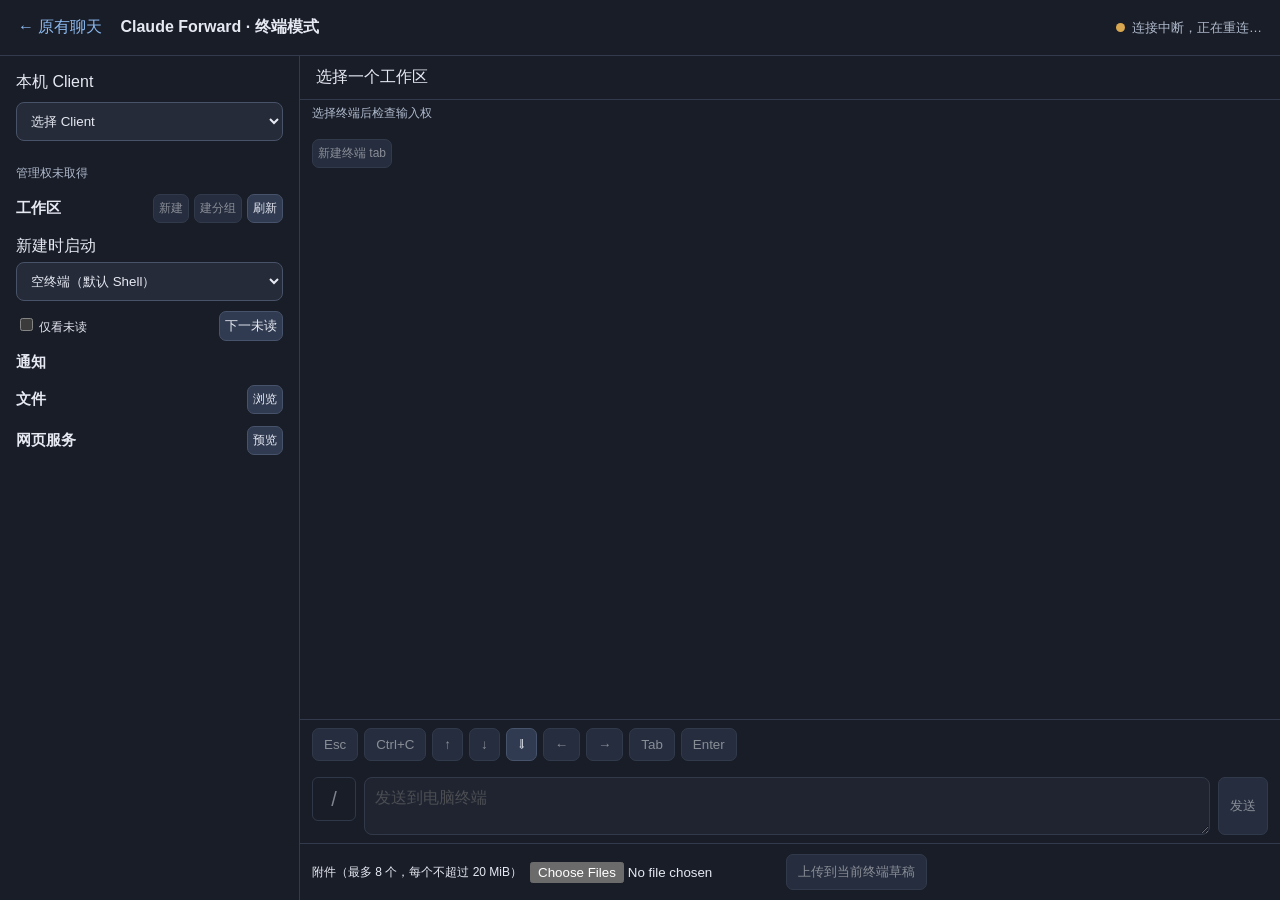
<file: web/cmux.html>
<!doctype html>
<html lang="zh-CN">
<head>
  <meta charset="utf-8">
  <meta name="viewport" content="width=device-width,initial-scale=1,viewport-fit=cover">
  <title>Claude Forward · 终端模式</title>
  <link rel="icon" type="image/svg+xml" href="favicon.svg">
  <link rel="stylesheet" href="lib/xterm.css?v=20261025-return-bottom-down">
  <link rel="stylesheet" href="cmux.css?v=20261025-return-bottom-down">
</head>
<body>
  <header>
    <a class="back-link" href="./" aria-label="返回原有聊天">← 原有聊天</a>
    <button id="sidebarToggle" type="button" aria-controls="cmuxSidebar" aria-expanded="false">
      <span class="workspace-menu-icon">☰</span><span id="workspaceShortcut">工作区</span>
    </button>
    <strong>Claude Forward · 终端模式</strong>
    <button id="connectionStatusButton" class="connection-status" type="button" aria-label="连接中">
      <span id="statusIndicator" class="status-indicator" data-state="connecting" aria-hidden="true"></span>
      <span id="status" role="status">连接中…</span>
    </button>
    <details id="mobileTools" class="mobile-tools">
      <summary aria-label="更多操作">···</summary>
      <div class="mobile-menu">
        <button id="mobileFiles" type="button">文件</button>
        <button id="mobileBrowser" type="button">网页预览</button>
        <button id="mobileRefresh" type="button">刷新工作区</button>
      </div>
    </details>
  </header>
  <div id="sidebarScrim" hidden></div>
  <main>
    <aside id="cmuxSidebar">
      <label for="clientSelect">本机 Client</label>
      <select id="clientSelect"><option value="">选择 Client</option></select>
      <div class="admin-ownership">
        <span id="adminStatus">管理权未取得</span>
        <button id="adminTakeoverButton" type="button" hidden>接管管理</button>
      </div>
      <h2>工作区 <span><button id="workspaceButton" type="button">新建</button>
        <button id="groupButton" type="button">建分组</button>
        <button id="refreshButton" type="button">刷新</button></span></h2>
      <label for="workspaceProfile">新建时启动</label>
      <select id="workspaceProfile">
        <option value="">空终端（默认 Shell）</option>
        <option value="claude">Claude Code（原生审批）</option>
        <option value="codex">Codex（原生审批）</option>
      </select>
      <div class="workspace-filter">
        <label><input id="unreadOnly" type="checkbox"> 仅看未读</label>
        <button id="nextUnreadButton" type="button">下一未读</button>
      </div>
      <div id="workspaces" role="list"></div>
      <h2>通知</h2>
      <div id="notifications" role="list"></div>
      <h2>文件 <button id="filesToggleButton" type="button">浏览</button></h2>
      <h2>网页服务 <button id="browserToggleButton" type="button">预览</button></h2>
    </aside>
    <section id="terminalPane" class="terminal-pane">
      <div id="terminalTitle">选择一个工作区</div>
      <div id="programStatus" role="status" hidden></div>
      <div class="input-ownership">
        <span id="inputStatus">选择终端后检查输入权</span>
        <button id="takeoverButton" type="button" hidden>接管输入</button>
      </div>
      <div class="tab-strip">
        <nav id="terminalTabs" aria-label="终端标签页"></nav>
        <button id="mobileNewTabButton" type="button" aria-label="新建终端 tab" title="新建终端 tab">+</button>
      </div>
      <div class="tab-actions"><button id="newTabButton" type="button">新建终端 tab</button></div>
      <div id="terminal"></div>
      <div class="keys" aria-label="终端快捷键">
        <button type="button" data-key="escape">Esc</button>
        <button type="button" data-key="ctrl+c">Ctrl+C</button>
        <button type="button" data-key="up">↑</button>
        <button type="button" data-key="down">↓</button>
        <button id="returnToBottomButton" type="button" aria-label="回到底部" title="回到底部">⇓</button>
        <button type="button" data-key="left" class="desktop-key">←</button>
        <button type="button" data-key="right" class="desktop-key">→</button>
        <button type="button" data-key="tab">Tab</button>
        <button type="button" data-key="return">Enter</button>
        <details class="mobile-extra-keys">
          <summary aria-label="更多终端按键">···</summary>
          <div class="extra-key-panel">
            <button type="button" data-key="left">←</button>
            <button type="button" data-key="right">→</button>
            <button type="button" data-key="tab" class="extra-tab">Tab</button>
          </div>
        </details>
      </div>
      <form id="promptForm">
        <button id="attachmentToggle" type="button" aria-label="附件" aria-controls="terminalAttachments" aria-expanded="false">📎</button>
        <details id="commandMenu" class="command-menu">
          <summary aria-label="快捷指令" title="快捷指令">/</summary>
          <div class="command-panel" aria-label="终端快捷指令">
            <div class="command-note">选中后填入草稿，不会自动发送</div>
            <div class="command-group">Codex / Claude</div>
            <button type="button" data-command="/model">/model <small>切换模型</small></button>
            <button type="button" data-command="/status">/status <small>查看状态</small></button>
            <button type="button" data-command="/compact">/compact <small>压缩上下文</small></button>
            <div class="command-group">Codex</div>
            <button type="button" data-command="/review">/review <small>代码审查</small></button>
            <button type="button" data-command="/permissions">/permissions <small>权限设置</small></button>
            <div class="command-group">Claude</div>
            <button type="button" data-command="/clear">/clear <small>新对话</small></button>
          </div>
        </details>
        <textarea id="prompt" placeholder="发送到电脑终端" rows="2"></textarea>
        <button type="submit">发送</button>
      </form>
      <div id="terminalAttachments" class="upload-controls">
        <label>附件（最多 8 个，每个不超过 20 MiB）<input id="terminalFiles" type="file" multiple></label>
        <button id="uploadAttachmentsButton" type="button">上传到当前终端草稿</button>
        <div id="attachmentPreview" aria-live="polite"></div>
      </div>
    </section>
    <section id="filePane" class="file-pane" hidden>
      <div class="file-toolbar">
        <button id="filesBackButton" type="button">← 终端</button>
        <select id="fileRootSelect" aria-label="开放的文件根目录"></select>
        <button id="fileUpButton" type="button">上一级</button>
        <button id="fileRecentButton" type="button">最近文件</button>
        <button id="fileRefreshButton" type="button">刷新</button>
        <label><input id="fileAutoRefresh" type="checkbox" checked> 自动刷新预览</label>
      </div>
      <label class="file-search">当前目录搜索 <input id="fileSearch" type="search" placeholder="按文件名筛选"></label>
      <div id="fileStatus" role="status">仅浏览 Client 明确开放的目录</div>
      <div class="upload-controls">
        <label>上传到当前目录 <input id="fileUploadInput" type="file" multiple></label>
        <button id="fileUploadButton" type="button">上传文件</button>
      </div>
      <div id="fileEntries" role="list"></div>
      <button id="fileMoreButton" type="button" hidden>加载更多</button>
      <div id="filePreview" hidden>
        <div id="filePreviewHeader"></div>
        <pre id="fileText" hidden></pre>
        <img id="fileImage" alt="文件图片预览" hidden>
        <iframe id="fileFrame" title="隔离的文件预览" sandbox="" referrerpolicy="no-referrer" hidden></iframe>
      </div>
    </section>
    <section id="browserPane" class="browser-pane" hidden>
      <div class="browser-toolbar">
        <button id="browserBackToTerminal" type="button">← 终端</button>
        <select id="browserPort" aria-label="当前工作区侦测到的本机端口"></select>
        <input id="browserPath" type="text" value="/" aria-label="网页路径" maxlength="2048">
        <button id="browserOpen" type="button">打开</button>
        <button id="browserRefresh" type="button">刷新画面</button>
      </div>
      <div class="browser-toolbar">
        <button data-browser-nav="back" type="button">后退</button>
        <button data-browser-nav="forward" type="button">前进</button>
        <button data-browser-nav="reload" type="button">重载</button>
        <label><input id="browserAuto" type="checkbox" checked> 自动刷新画面</label>
      </div>
      <div id="browserStatus" role="status">初始入口限当前工作区的本机端口；网页脚本可能跳转，仅管理设备可预览</div>
      <div id="browserStage"><img id="browserImage" alt="本机 cmux 浏览器的网页截图" draggable="false"></div>
      <div class="browser-toolbar">
        <input id="browserText" type="text" placeholder="向网页输入文字" aria-label="向本机网页输入文字">
        <button id="browserSendText" type="button">输入</button>
        <button data-browser-key="Enter" type="button">Enter</button>
        <button data-browser-key="Escape" type="button">Esc</button>
        <button data-browser-key="Backspace" type="button">退格</button>
        <button data-browser-key="Tab" type="button">Tab</button>
      </div>
    </section>
  </main>
  <script>
    // 模块或其依赖加载失败时，不能让手机端永久停在初始黄点。
    window.setInterval(function () {
      var indicator = document.getElementById("statusIndicator");
      if (indicator.dataset.state !== "connecting") return;
      var started = document.documentElement.dataset.cmuxStarted === "1";
      var message = started
        ? "终端仍在连接；请检查微信内的网络连接"
        : "终端脚本未启动；请重新从聊天页进入，或清理微信网页缓存";
      indicator.dataset.state = "unavailable";
      var button = document.getElementById("connectionStatusButton");
      document.getElementById("status").textContent = message;
      button.setAttribute("aria-label", message);
      button.classList.add("expanded");
    }, 15000);
  </script>
  <script src="lib/xterm.min.js?v=20261025-return-bottom-down"></script>
  <script src="lib/xterm-addon-fit.min.js?v=20261025-return-bottom-down"></script>
  <script type="module" src="cmux.mjs?v=20261025-return-bottom-down"></script>
</body>
</html>
</file>
<file: web/lib/xterm.css>
/**
 * Copyright (c) 2014 The xterm.js authors. All rights reserved.
 * Copyright (c) 2012-2013, Christopher Jeffrey (MIT License)
 * https://github.com/chjj/term.js
 * @license MIT
 *
 * Permission is hereby granted, free of charge, to any person obtaining a copy
 * of this software and associated documentation files (the "Software"), to deal
 * in the Software without restriction, including without limitation the rights
 * to use, copy, modify, merge, publish, distribute, sublicense, and/or sell
 * copies of the Software, and to permit persons to whom the Software is
 * furnished to do so, subject to the following conditions:
 *
 * The above copyright notice and this permission notice shall be included in
 * all copies or substantial portions of the Software.
 *
 * THE SOFTWARE IS PROVIDED "AS IS", WITHOUT WARRANTY OF ANY KIND, EXPRESS OR
 * IMPLIED, INCLUDING BUT NOT LIMITED TO THE WARRANTIES OF MERCHANTABILITY,
 * FITNESS FOR A PARTICULAR PURPOSE AND NONINFRINGEMENT. IN NO EVENT SHALL THE
 * AUTHORS OR COPYRIGHT HOLDERS BE LIABLE FOR ANY CLAIM, DAMAGES OR OTHER
 * LIABILITY, WHETHER IN AN ACTION OF CONTRACT, TORT OR OTHERWISE, ARISING FROM,
 * OUT OF OR IN CONNECTION WITH THE SOFTWARE OR THE USE OR OTHER DEALINGS IN
 * THE SOFTWARE.
 *
 * Originally forked from (with the author's permission):
 *   Fabrice Bellard's javascript vt100 for jslinux:
 *   http://bellard.org/jslinux/
 *   Copyright (c) 2011 Fabrice Bellard
 *   The original design remains. The terminal itself
 *   has been extended to include xterm CSI codes, among
 *   other features.
 */

/**
 *  Default styles for xterm.js
 */

.xterm {
    position: relative;
    user-select: none;
    -ms-user-select: none;
    -webkit-user-select: none;
}

.xterm.focus,
.xterm:focus {
    outline: none;
}

.xterm .xterm-helpers {
    position: absolute;
    top: 0;
    /**
     * The z-index of the helpers must be higher than the canvases in order for
     * IMEs to appear on top.
     */
    z-index: 5;
}

.xterm .xterm-helper-textarea {
    padding: 0;
    border: 0;
    margin: 0;
    /* Move textarea out of the screen to the far left, so that the cursor is not visible */
    position: absolute;
    opacity: 0;
    left: -9999em;
    top: 0;
    width: 0;
    height: 0;
    z-index: -5;
    /** Prevent wrapping so the IME appears against the textarea at the correct position */
    white-space: nowrap;
    overflow: hidden;
    resize: none;
}

.xterm .composition-view {
    /* TODO: Composition position got messed up somewhere */
    background: #000;
    color: #FFF;
    display: none;
    position: absolute;
    white-space: nowrap;
    z-index: 1;
}

.xterm .composition-view.active {
    display: block;
}

.xterm .xterm-viewport {
    /* On OS X this is required in order for the scroll bar to appear fully opaque */
    background-color: #000;
    overflow-y: scroll;
    cursor: default;
    position: absolute;
    right: 0;
    left: 0;
    top: 0;
    bottom: 0;
}

.xterm .xterm-screen {
    position: relative;
}

.xterm .xterm-screen canvas {
    position: absolute;
    left: 0;
    top: 0;
}

.xterm .xterm-scroll-area {
    visibility: hidden;
}

.xterm-char-measure-element {
    display: inline-block;
    visibility: hidden;
    position: absolute;
    top: 0;
    left: -9999em;
    line-height: normal;
}

.xterm {
    cursor: text;
}

.xterm.enable-mouse-events {
    /* When mouse events are enabled (eg. tmux), revert to the standard pointer cursor */
    cursor: default;
}

.xterm.xterm-cursor-pointer,
.xterm .xterm-cursor-pointer {
    cursor: pointer;
}

.xterm.column-select.focus {
    /* Column selection mode */
    cursor: crosshair;
}

.xterm .xterm-accessibility,
.xterm .xterm-message {
    position: absolute;
    left: 0;
    top: 0;
    bottom: 0;
    right: 0;
    z-index: 10;
    color: transparent;
}

.xterm .live-region {
    position: absolute;
    left: -9999px;
    width: 1px;
    height: 1px;
    overflow: hidden;
}

.xterm-dim {
    opacity: 0.5;
}

.xterm-underline {
    text-decoration: underline;
}

.xterm-strikethrough {
    text-decoration: line-through;
}

.xterm-screen .xterm-decoration-container .xterm-decoration {
	z-index: 6;
	position: absolute;
}
</file>
<file: web/cmux.css>
:root { color-scheme: dark; font-family: -apple-system, BlinkMacSystemFont, "PingFang SC", sans-serif; }
* { box-sizing: border-box; }
body { margin: 0; background: #191d27; color: #e6e9f2; }
header { display: flex; align-items: center; gap: 18px; height: 56px; padding: 0 18px; border-bottom: 1px solid #333a4d; }
header a { color: #8cb9ef; text-decoration: none; }
.connection-status { display: inline-flex; align-items: center; gap: 7px; margin-left: auto; min-width: 0; padding: 0; border: 0; background: transparent; }
header #status { color: #aeb9cc; font-size: 13px; }
.status-indicator { width: 9px; height: 9px; flex-shrink: 0; border-radius: 50%; background: #8390a5; }
.status-indicator[data-state="ready"] { background: #4daf7a; box-shadow: 0 0 0 3px #4daf7a24; }
.status-indicator[data-state="connecting"] { background: #d9a750; }
.status-indicator[data-state="unavailable"] { background: #e37777; }
#sidebarToggle { display: none; }
.workspace-menu-icon, .mobile-tools, .mobile-extra-keys, #mobileNewTabButton, #attachmentToggle { display: none; }
.tab-strip { min-width: 0; }
main { display: flex; height: calc(100dvh - 56px); min-height: 320px; }
aside { width: min(300px, 35vw); overflow: auto; padding: 16px; border-right: 1px solid #333a4d; }
aside select { width: 100%; margin: 9px 0 24px; padding: 10px; color: inherit; background: #252b39; border: 1px solid #485268; border-radius: 8px; }
#workspaceProfile { margin: 5px 0 10px; }
aside h2 { display: flex; justify-content: space-between; align-items: center; font-size: 15px; }
aside h2 span { display: flex; gap: 5px; }
aside h2 button { font-size: 12px; padding: 5px; }
button { cursor: pointer; color: inherit; background: #303b51; border: 1px solid #46536a; border-radius: 7px; padding: 8px 11px; }
button:hover, button:focus-visible { border-color: #80a8e9; }
.workspace { display: block; width: 100%; text-align: left; margin: 6px 0; padding: 11px; }
.workspace-filter { display: flex; align-items: center; justify-content: space-between; gap: 6px; font-size: 12px; }
.workspace-filter button { padding: 5px; }
.workspace.active { background: #274672; border-color: #72adf4; }
.workspace small { display: block; color: #aeb9cc; margin-top: 5px; overflow: hidden; text-overflow: ellipsis; }
.workspace-group { border-top: 1px solid #364052; padding: 8px 0; }
.group-header, .workspace-actions { display: flex; gap: 4px; align-items: center; }
.group-header { justify-content: space-between; }
.workspace-actions { padding: 0 0 8px; }
.group-header button, .workspace-actions button, .workspace-actions select { font-size: 12px; padding: 4px; }
.workspace-actions select { min-width: 0; width: auto; margin: 0; }
.notification { display: block; text-align: left; width: 100%; margin: 5px 0; font-size: 12px; }
.terminal-pane { display: flex; flex: 1; min-width: 0; flex-direction: column; }
#terminalTitle { padding: 11px 16px; border-bottom: 1px solid #333a4d; }
#programStatus { padding: 5px 16px; color: #c8d9f3; font-size: 12px; overflow-wrap: anywhere; }
.input-ownership { display: flex; align-items: center; gap: 10px; padding: 5px 12px; color: #aeb9cc; font-size: 12px; }
.input-ownership button { padding: 5px 9px; }
.admin-ownership { display: flex; gap: 8px; align-items: center; color: #aeb9cc; font-size: 12px; }
.admin-ownership button { padding: 5px 9px; }
#terminalTabs { display: flex; gap: 6px; overflow-x: auto; padding: 6px 12px; }
#terminalTabs button { flex-shrink: 0; }
#terminalTabs button.active { background: #274672; border-color: #72adf4; }
.terminal-tab { display: flex; gap: 2px; flex-shrink: 0; }
.terminal-tab button + button { padding: 5px; }
.tab-actions { padding: 0 12px 6px; }
.tab-actions button { font-size: 12px; padding: 5px; }
#terminal { flex: 1; padding: 12px; overflow: auto; }
#terminal .xterm { height: 100%; }
.keys { display: flex; gap: 6px; overflow-x: auto; padding: 8px 12px; border-top: 1px solid #333a4d; }
.keys button { flex-shrink: 0; }
#promptForm { display: flex; gap: 8px; padding: 8px 12px max(8px, env(safe-area-inset-bottom)); }
.command-menu { position: relative; flex-shrink: 0; }
.command-menu summary {
  display: grid; place-items: center; min-width: 44px; min-height: 44px;
  border: 1px solid #46536a; border-radius: 6px; cursor: pointer;
  font-size: 20px; list-style: none;
}
.command-menu summary::-webkit-details-marker { display: none; }
.command-menu.disabled { opacity: .5; pointer-events: none; }
.command-panel {
  position: absolute; left: 0; bottom: calc(100% + 8px); z-index: 30;
  width: min(290px, 82vw); max-height: 55dvh; overflow: auto;
  padding: 8px; border: 1px solid #46536a; border-radius: 8px;
  background: #252b39; box-shadow: 0 -6px 20px #0009;
}
.command-panel button {
  display: flex; justify-content: space-between; align-items: center;
  width: 100%; min-height: 42px; text-align: left;
}
.command-panel small, .command-note, .command-group { color: #aebbd1; font-size: 12px; }
.command-note, .command-group { padding: 6px 4px; }
#prompt { flex: 1; min-width: 0; resize: vertical; color: inherit; background: #252b39; border: 1px solid #485268; border-radius: 8px; padding: 10px; font: inherit; }
button:disabled, textarea:disabled { opacity: .55; cursor: not-allowed; }
[hidden] { display: none !important; }
.file-pane { flex: 1; min-width: 0; overflow: auto; padding: 12px 16px; }
.file-toolbar { display: flex; align-items: center; gap: 8px; flex-wrap: wrap; }
.file-toolbar select { flex: 1; min-width: 160px; padding: 7px; color: inherit; background: #252b39; }
.file-search { display: flex; align-items: center; gap: 8px; margin: 12px 0; }
.file-search input { flex: 1; min-width: 0; padding: 8px; color: inherit; background: #252b39; border: 1px solid #485268; }
#fileStatus { color: #aeb9cc; font-size: 12px; overflow-wrap: anywhere; }
.file-entry { display: block; width: 100%; margin: 4px 0; text-align: left; overflow-wrap: anywhere; }
#filePreview { margin-top: 15px; border-top: 1px solid #333a4d; padding: 12px 0; }
#filePreviewHeader { display: flex; align-items: center; gap: 12px; overflow-wrap: anywhere; }
#fileText { overflow: auto; white-space: pre-wrap; max-height: 55dvh; }
#fileImage { max-width: 100%; max-height: 55dvh; object-fit: contain; }
#fileFrame { display: block; width: 100%; height: 55dvh; border: 1px solid #485268; background: #fff; }
.upload-controls { padding: 6px 12px; border-top: 1px solid #333a4d; font-size: 12px; }
.browser-pane { flex: 1; min-width: 0; overflow: auto; padding: 12px; }
.browser-toolbar { display: flex; gap: 7px; align-items: center; flex-wrap: wrap; margin-bottom: 8px; }
.browser-toolbar input[type="text"] { flex: 1; min-width: 110px; padding: 8px; color: inherit; background: #252b39; border: 1px solid #485268; border-radius: 7px; }
.browser-toolbar select { padding: 8px; color: inherit; background: #252b39; }
#browserStatus { color: #aeb9cc; font-size: 12px; overflow-wrap: anywhere; margin-bottom: 8px; }
#browserStage { min-height: 200px; background: #10141d; overflow: auto; touch-action: none; }
#browserImage { display: block; width: 100%; height: auto; user-select: none; }
.upload-controls label { display: inline-flex; align-items: center; gap: 8px; flex-wrap: wrap; }
.upload-controls button { margin: 4px 0; }
#attachmentPreview { display: flex; gap: 6px; flex-wrap: wrap; overflow: auto; max-height: 90px; }
#attachmentPreview img { max-width: 55px; max-height: 55px; object-fit: contain; }
@media (max-width: 680px) {
  html, body { height: 100%; overflow: hidden; }
  header { position: relative; z-index: 23; height: 48px; gap: 4px; padding: 0 8px; font-size: 13px; }
  header strong { display: none; }
  header .back-link { display: grid; place-items: center; flex: 0 0 44px; height: 44px; font-size: 0; }
  header .back-link::before { content: "←"; font-size: 22px; }
  #sidebarToggle {
    display: flex; align-items: center; flex: 1; min-width: 0; height: 44px;
    padding: 0 8px; text-align: left; background: transparent; border: 0;
  }
  #sidebarToggle #workspaceShortcut { min-width: 0; overflow: hidden; white-space: nowrap; text-overflow: ellipsis; }
  .workspace-menu-icon { display: inline; margin-right: 7px; flex-shrink: 0; }
  #sidebarToggle::after { content: "⌄"; margin-left: 6px; flex-shrink: 0; }
  .connection-status { flex: 0 0 44px; width: 44px; height: 44px; justify-content: center; margin: 0; }
  header #status {
    position: absolute; width: 1px; height: 1px; overflow: hidden;
    clip-path: inset(50%); white-space: nowrap;
  }
  .connection-status.expanded #status {
    top: 48px; right: 52px; width: auto; height: auto; z-index: 26;
    max-width: min(310px, calc(100vw - 60px)); padding: 10px 12px; white-space: normal;
    overflow: visible; clip-path: none; overflow-wrap: anywhere; text-align: left; color: #e6e9f2;
    background: #303b51; border: 1px solid #46536a; border-radius: 8px;
    box-shadow: 0 8px 24px #0007;
  }
  .mobile-tools { display: block; flex: 0 0 44px; }
  .mobile-tools summary, .mobile-extra-keys summary {
    display: grid; place-items: center; width: 44px; height: 44px;
    list-style: none; cursor: pointer; font-size: 20px;
  }
  .mobile-tools summary::-webkit-details-marker, .mobile-extra-keys summary::-webkit-details-marker { display: none; }
  .mobile-menu {
    display: grid; gap: 4px; position: absolute; top: 48px; right: 8px; z-index: 27;
    min-width: 150px; padding: 6px; background: #252b39; border: 1px solid #46536a;
    border-radius: 8px; box-shadow: 0 8px 24px #0007;
  }
  .mobile-menu button { min-height: 44px; text-align: left; }
  #sidebarScrim:not([hidden]) {
    position: fixed; inset: 48px 0 0; z-index: 21;
    background: #0009;
  }
  main { flex-direction: column; height: calc(100dvh - 48px); min-height: 0; overflow: hidden; }
  aside {
    display: none;
    position: fixed;
    z-index: 22;
    top: 48px;
    bottom: 0;
    width: min(360px, 90vw);
    max-height: none;
    padding: 12px;
    background: #191d27;
    border-right: 1px solid #333a4d;
    overscroll-behavior: contain;
  }
  body.cmux-drawer-open aside { display: block; }
  .terminal-pane { min-height: 0; }
  #terminalTitle, .terminal-pane.input-owned .input-ownership, .tab-actions { display: none; }
  .input-ownership { min-height: 44px; padding: 4px 8px; font-size: 12px; }
  .input-ownership button { min-height: 36px; margin-left: auto; }
  .tab-strip { display: flex; align-items: center; border-bottom: 1px solid #333a4d; }
  #terminalTabs { flex: 1; min-width: 0; padding: 4px 6px; }
  #terminalTabs button { min-height: 40px; max-width: 180px; overflow: hidden; text-overflow: ellipsis; white-space: nowrap; }
  #mobileNewTabButton { display: block; flex: 0 0 44px; width: 44px; height: 44px; padding: 0; margin-right: 6px; }
  #terminal { min-height: 0; padding: 4px 6px; }
  .keys { position: relative; gap: 3px; padding: 3px 4px; overflow: visible; }
  .keys > button { min-width: 40px; min-height: 40px; padding: 5px 6px; font-size: 13px; }
  #returnToBottomButton { min-width: 36px; }
  .keys > .desktop-key { display: none; }
  .mobile-extra-keys { display: block; flex-shrink: 0; }
  .mobile-extra-keys summary { width: 40px; height: 40px; }
  .extra-key-panel {
    display: flex; gap: 6px; position: absolute; right: 6px; bottom: 100%; z-index: 20;
    padding: 6px; background: #252b39; border: 1px solid #46536a; border-radius: 8px;
    box-shadow: 0 -6px 20px #0007;
  }
  .extra-key-panel button { min-width: 44px; min-height: 44px; }
  .extra-tab { display: none; }
  #promptForm { align-items: flex-end; gap: 6px; padding: 4px 8px max(4px, env(safe-area-inset-bottom)); }
  #promptForm button { flex-shrink: 0; min-width: 44px; min-height: 44px; padding: 6px; }
  #attachmentToggle { display: block; font-size: 18px; }
  #prompt { height: 44px; min-height: 44px; max-height: 112px; padding: 9px 10px; line-height: 24px; font-size: 16px; resize: none; overflow-y: auto; }
  #terminalPane > .upload-controls { display: none; max-height: 35dvh; overflow: auto; }
  #terminalPane.attachments-open > .upload-controls { display: block; }
  #terminalPane > .upload-controls button { min-height: 44px; }
  aside select { margin: 3px 0; }
  aside h2 { margin: 6px 0; }
  #workspaces { display: block; }
  .workspace { min-width: 0; margin: 6px 0; }
  #terminal { padding: 4px; }
  .file-pane { padding: 8px 12px; }
}
@media (min-width: 375px) and (max-width: 680px) {
  .keys > .desktop-key { display: inline-block; }
  .mobile-extra-keys { display: none; }
}
@media (max-width: 374px) {
  .keys > button[data-key="tab"] { display: none; }
  .extra-tab { display: block; }
}
</file>
